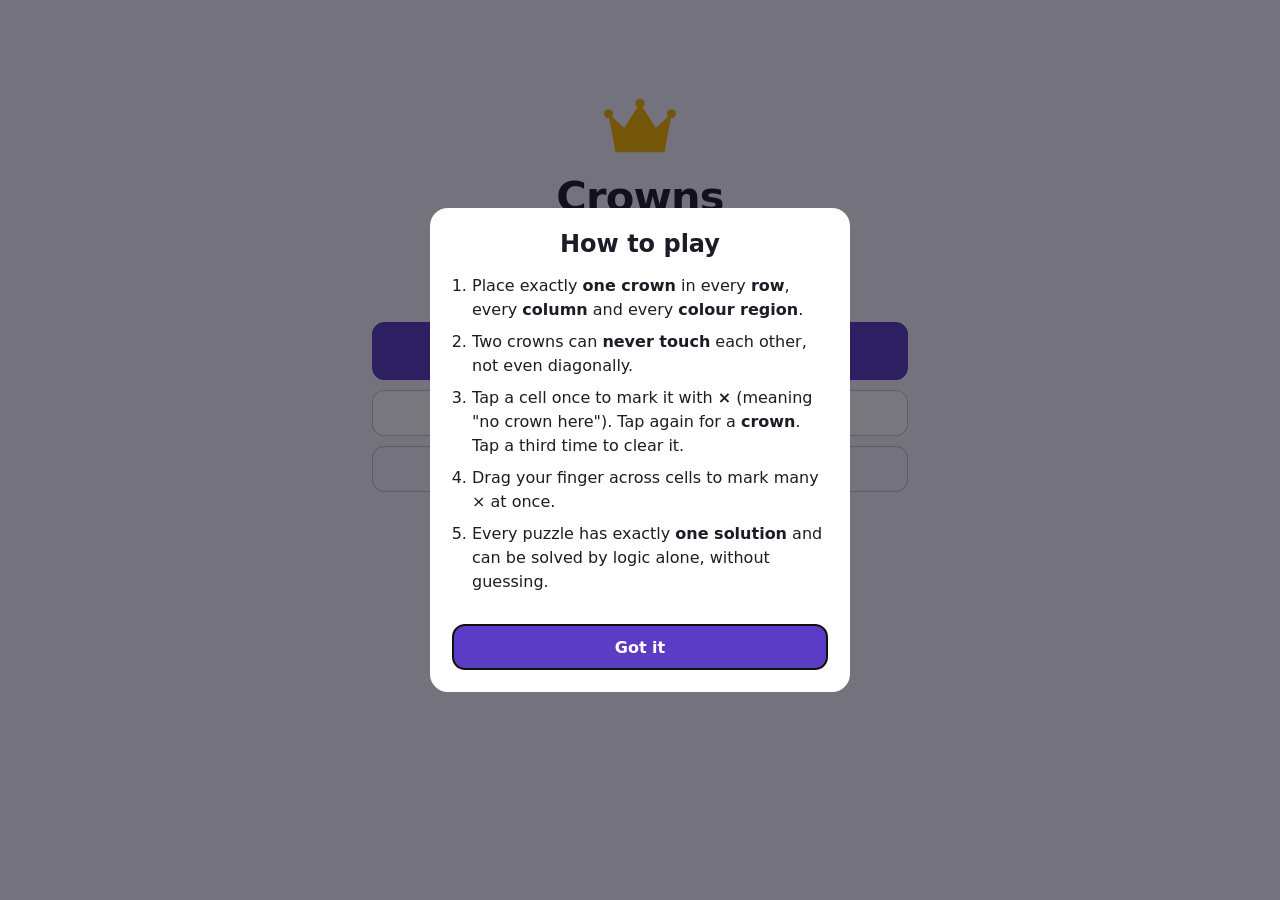
<file: app/index.html>
<!doctype html>
<html lang="en">
<head>
  <meta charset="utf-8">
  <meta name="viewport" content="width=device-width, initial-scale=1, viewport-fit=cover">
  <meta name="theme-color" content="#5b3cc4">
  <meta name="description" content="Crowns: endless queens logic puzzles. Works offline.">
  <title>Crowns</title>
  <link rel="manifest" href="manifest.webmanifest">
  <link rel="icon" href="icons/icon-192.png">
  <link rel="apple-touch-icon" href="icons/apple-touch-icon.png">
  <meta name="apple-mobile-web-app-capable" content="yes">
  <link rel="stylesheet" href="css/style.css">
</head>
<body>
  <!-- Reusable crown drawing, referenced with <use href="#crown"> -->
  <svg width="0" height="0" style="position:absolute" aria-hidden="true">
    <symbol id="crown" viewBox="0 0 24 24">
      <path d="M3 8.5l4.5 4L12 5.5l4.5 7L21 8.5l-2 11H5z" fill="currentColor"/>
      <circle cx="3" cy="8.5" r="1.3" fill="currentColor"/>
      <circle cx="12" cy="5.5" r="1.3" fill="currentColor"/>
      <circle cx="21" cy="8.5" r="1.3" fill="currentColor"/>
    </symbol>
  </svg>

  <main id="app">
    <!-- ============ HOME ============ -->
    <section id="screen-home" class="screen">
      <div class="hero">
        <svg class="logo" viewBox="0 0 24 24"><use href="#crown"/></svg>
        <h1>Crowns</h1>
        <p class="muted">One crown in every row, column and colour.</p>
      </div>
      <div class="stack">
        <button id="btn-continue" class="btn primary big" type="button">Play level 1</button>
        <a href="#/levels" class="btn">All levels</a>
        <div class="pair">
          <button id="btn-howto" class="btn ghost" type="button">How to play</button>
          <button id="btn-settings" class="btn ghost" type="button">Settings</button>
        </div>
      </div>
      <p id="home-stats" class="muted center"></p>
    </section>

    <!-- ============ LEVEL SELECT ============ -->
    <section id="screen-levels" class="screen">
      <header class="topbar">
        <a href="#/" class="icon-btn" aria-label="Back to home">&#8249;</a>
        <h2>Levels</h2>
        <span class="icon-btn" aria-hidden="true"></span>
      </header>
      <div id="level-grid" class="level-grid"></div>
      <div class="pager">
        <button id="pg-prev" class="btn ghost" type="button">&#8249; Prev</button>
        <span id="pg-label" class="muted"></span>
        <button id="pg-next" class="btn ghost" type="button">Next &#8250;</button>
      </div>
    </section>

    <!-- ============ GAME ============ -->
    <section id="screen-game" class="screen">
      <header class="topbar">
        <a href="#/levels" class="icon-btn" aria-label="Back to levels">&#8249;</a>
        <div class="title">
          <h2 id="game-title">Level 1</h2>
          <span id="game-sub" class="muted small"></span>
        </div>
        <span id="timer" class="timer">0:00</span>
      </header>
      <div id="board" class="board" role="grid" aria-label="Puzzle board"></div>
      <p id="message" class="message" aria-live="polite"></p>
      <div class="controls">
        <button id="btn-undo" class="btn" type="button">Undo</button>
        <button id="btn-clear" class="btn" type="button">Clear</button>
        <button id="btn-hint" class="btn" type="button">Hint</button>
      </div>
      <p class="muted small center">Tap once for &times;, twice for a crown. Drag to mark many &times;.</p>
    </section>
  </main>

  <!-- ============ DIALOGS ============ -->
  <dialog id="dlg-win">
    <svg class="logo small-logo" viewBox="0 0 24 24"><use href="#crown"/></svg>
    <h2>Solved!</h2>
    <p class="win-time" id="win-time">0:00</p>
    <p class="muted" id="win-extra"></p>
    <div class="stack">
      <button id="win-next" class="btn primary" type="button">Next level</button>
      <button id="win-levels" class="btn ghost" type="button">All levels</button>
    </div>
  </dialog>

  <dialog id="dlg-howto">
    <h2>How to play</h2>
    <ol class="rules">
      <li>Place exactly <b>one crown</b> in every <b>row</b>, every <b>column</b> and every <b>colour region</b>.</li>
      <li>Two crowns can <b>never touch</b> each other, not even diagonally.</li>
      <li>Tap a cell once to mark it with <b>&times;</b> (meaning "no crown here"). Tap again for a <b>crown</b>. Tap a third time to clear it.</li>
      <li>Drag your finger across cells to mark many &times; at once.</li>
      <li>Every puzzle has exactly <b>one solution</b> and can be solved by logic alone, without guessing.</li>
    </ol>
    <button class="btn primary" type="button" data-close>Got it</button>
  </dialog>

  <dialog id="dlg-settings">
    <h2>Settings</h2>
    <label class="toggle"><input type="checkbox" id="set-autoX"> Auto-mark &times; around crowns</label>
    <label class="toggle"><input type="checkbox" id="set-showConflicts"> Highlight mistakes</label>
    <label class="toggle"><input type="checkbox" id="set-showTimer"> Show timer</label>
    <button id="btn-reset" class="btn danger" type="button">Reset all progress</button>
    <p class="muted small"><span id="about"></span> <a href="privacy.html">Privacy</a></p>
    <button class="btn primary" type="button" data-close>Done</button>
  </dialog>

  <script src="js/engine.js"></script>
  <script src="js/storage.js"></script>
  <script src="js/app.js"></script>
</body>
</html>
</file>
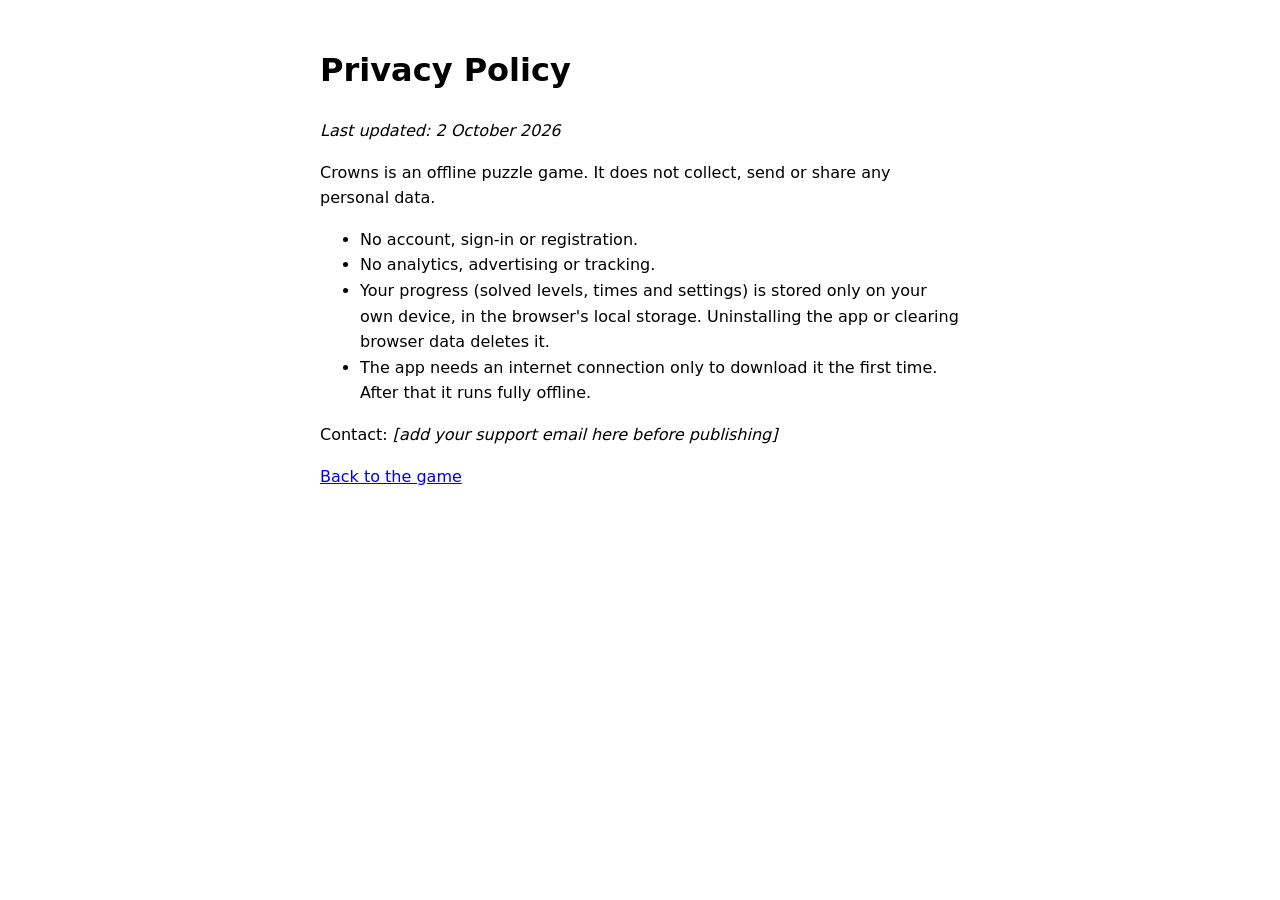
<file: app/privacy.html>
<!doctype html>
<html lang="en">
<head>
  <meta charset="utf-8">
  <meta name="viewport" content="width=device-width, initial-scale=1">
  <title>Crowns – Privacy Policy</title>
  <style>
    body { font-family: system-ui, sans-serif; max-width: 640px; margin: 0 auto; padding: 24px 16px; line-height: 1.6; }
  </style>
</head>
<body>
  <h1>Privacy Policy</h1>
  <p><i>Last updated: 2 October 2026</i></p>
  <p>Crowns is an offline puzzle game. It does not collect, send or share any personal data.</p>
  <ul>
    <li>No account, sign-in or registration.</li>
    <li>No analytics, advertising or tracking.</li>
    <li>Your progress (solved levels, times and settings) is stored only on your own device, in the browser's local storage. Uninstalling the app or clearing browser data deletes it.</li>
    <li>The app needs an internet connection only to download it the first time. After that it runs fully offline.</li>
  </ul>
  <p>Contact: <i>[add your support email here before publishing]</i></p>
  <p><a href="./">Back to the game</a></p>
</body>
</html>
</file>
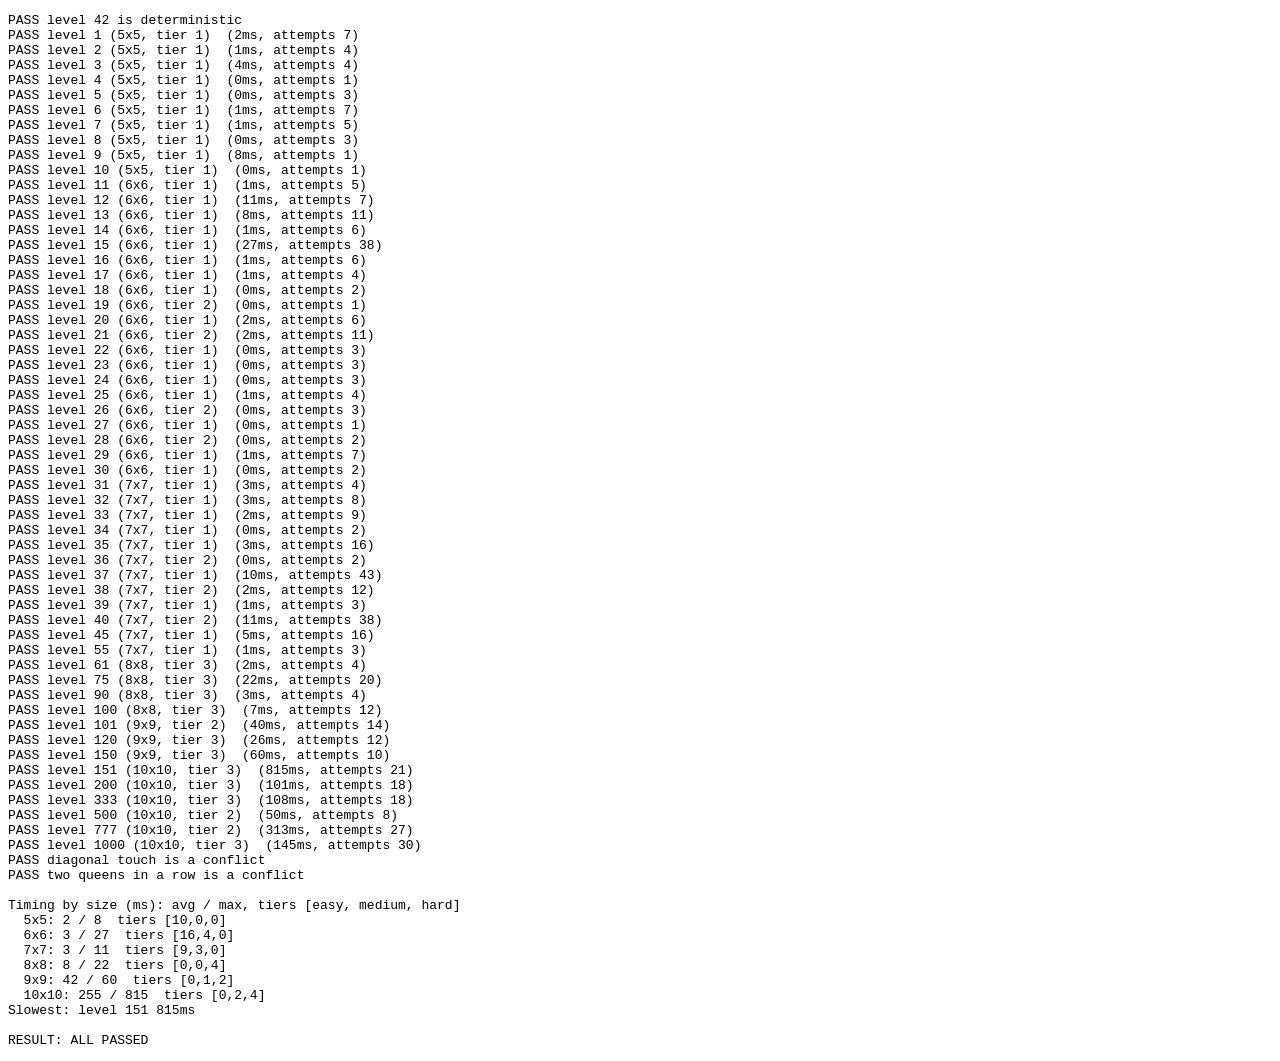
<file: tests/engine.test.html>
<!doctype html>
<!--
  Engine tests. Open this file in any browser (double-click) and read the report,
  or run it headless from a terminal - see docs/BUILD_JOURNAL.md, "Running the tests".
-->
<html>
<head><meta charset="utf-8"><title>Engine tests</title></head>
<body>
<pre id="out">running...</pre>
<script src="../app/js/engine.js"></script>
<script>
(function () {
  var E = window.QueensEngine;
  var lines = [], failures = 0;
  function check(name, ok, detail) {
    if (!ok) failures++;
    lines.push((ok ? 'PASS ' : 'FAIL ') + name + (detail ? '  (' + detail + ')' : ''));
  }

  // 1. Determinism: same level -> identical puzzle.
  var a = E.generateLevel(42), b = E.generateLevel(42);
  check('level 42 is deterministic', a.regions.join() === b.regions.join() && a.solution.join() === b.solution.join());

  // 2. Generate a sample of levels from every size band and verify each one.
  var sample = [];
  for (var l = 1; l <= 40; l++) sample.push(l);
  [45, 55, 61, 75, 90, 100, 101, 120, 150, 151, 200, 333, 500, 777, 1000].forEach(function (x) { sample.push(x); });

  var stats = {}, worst = { ms: 0 };
  sample.forEach(function (level) {
    var t0 = performance.now();
    var p = E.generateLevel(level);
    var ms = performance.now() - t0;
    var n = p.size, info = E.levelInfo(level);
    var problems = [];

    if (n !== info.size) problems.push('wrong size');
    var counts = new Array(n).fill(0);
    p.regions.forEach(function (g) { counts[g]++; });
    if (counts.some(function (c) { return c === 0; })) problems.push('empty region');
    if (E.countSolutions(n, p.regions, 2) !== 1) problems.push('not unique');
    var sol = E.solveAll(n, p.regions, 1)[0];
    if (sol.join() !== p.solution.join()) problems.push('stored solution mismatch');
    if (!E.logicSolve(n, p.regions).solved) problems.push('needs guessing');

    // The stored solution must pass the same checks the UI uses to detect a win.
    var cells = new Uint8Array(n * n);
    p.solution.forEach(function (c, r) { cells[r * n + c] = 2; });
    if (!E.analyze(n, p.regions, cells).solved) problems.push('analyze() rejects solution');

    check('level ' + level + ' (' + n + 'x' + n + ', tier ' + p.tier + ')', !problems.length,
      problems.join(', ') + (problems.length ? '; ' : '') + ms.toFixed(0) + 'ms, attempts ' + p.attempts);

    var k = n + 'x' + n;
    stats[k] = stats[k] || { count: 0, total: 0, max: 0, tiers: [0, 0, 0, 0] };
    stats[k].count++; stats[k].total += ms; stats[k].max = Math.max(stats[k].max, ms); stats[k].tiers[p.tier]++;
    if (ms > worst.ms) worst = { ms: ms, level: level };
  });

  // 3. analyze() should catch touching queens and doubled rows.
  var p1 = E.generateLevel(1), n1 = p1.size, c1 = new Uint8Array(n1 * n1);
  c1[0] = 2; c1[n1 + 1] = 2; // (0,0) and (1,1) touch diagonally
  var res = E.analyze(n1, p1.regions, c1);
  check('diagonal touch is a conflict', res.conflictQueen[0] === 1 && res.conflictQueen[n1 + 1] === 1);
  c1 = new Uint8Array(n1 * n1); c1[0] = 2; c1[3] = 2;
  check('two queens in a row is a conflict', E.analyze(n1, p1.regions, c1).conflictQueen[0] === 1);

  lines.push('');
  lines.push('Timing by size (ms): avg / max, tiers [easy, medium, hard]');
  Object.keys(stats).forEach(function (k) {
    var s = stats[k];
    lines.push('  ' + k + ': ' + (s.total / s.count).toFixed(0) + ' / ' + s.max.toFixed(0) + '  tiers ' + JSON.stringify(s.tiers.slice(1)));
  });
  lines.push('Slowest: level ' + worst.level + ' ' + worst.ms.toFixed(0) + 'ms');
  lines.push('');
  lines.push(failures ? 'RESULT: ' + failures + ' FAILURE(S)' : 'RESULT: ALL PASSED');
  document.getElementById('out').textContent = lines.join('\n');
})();
</script>
</body>
</html>
</file>
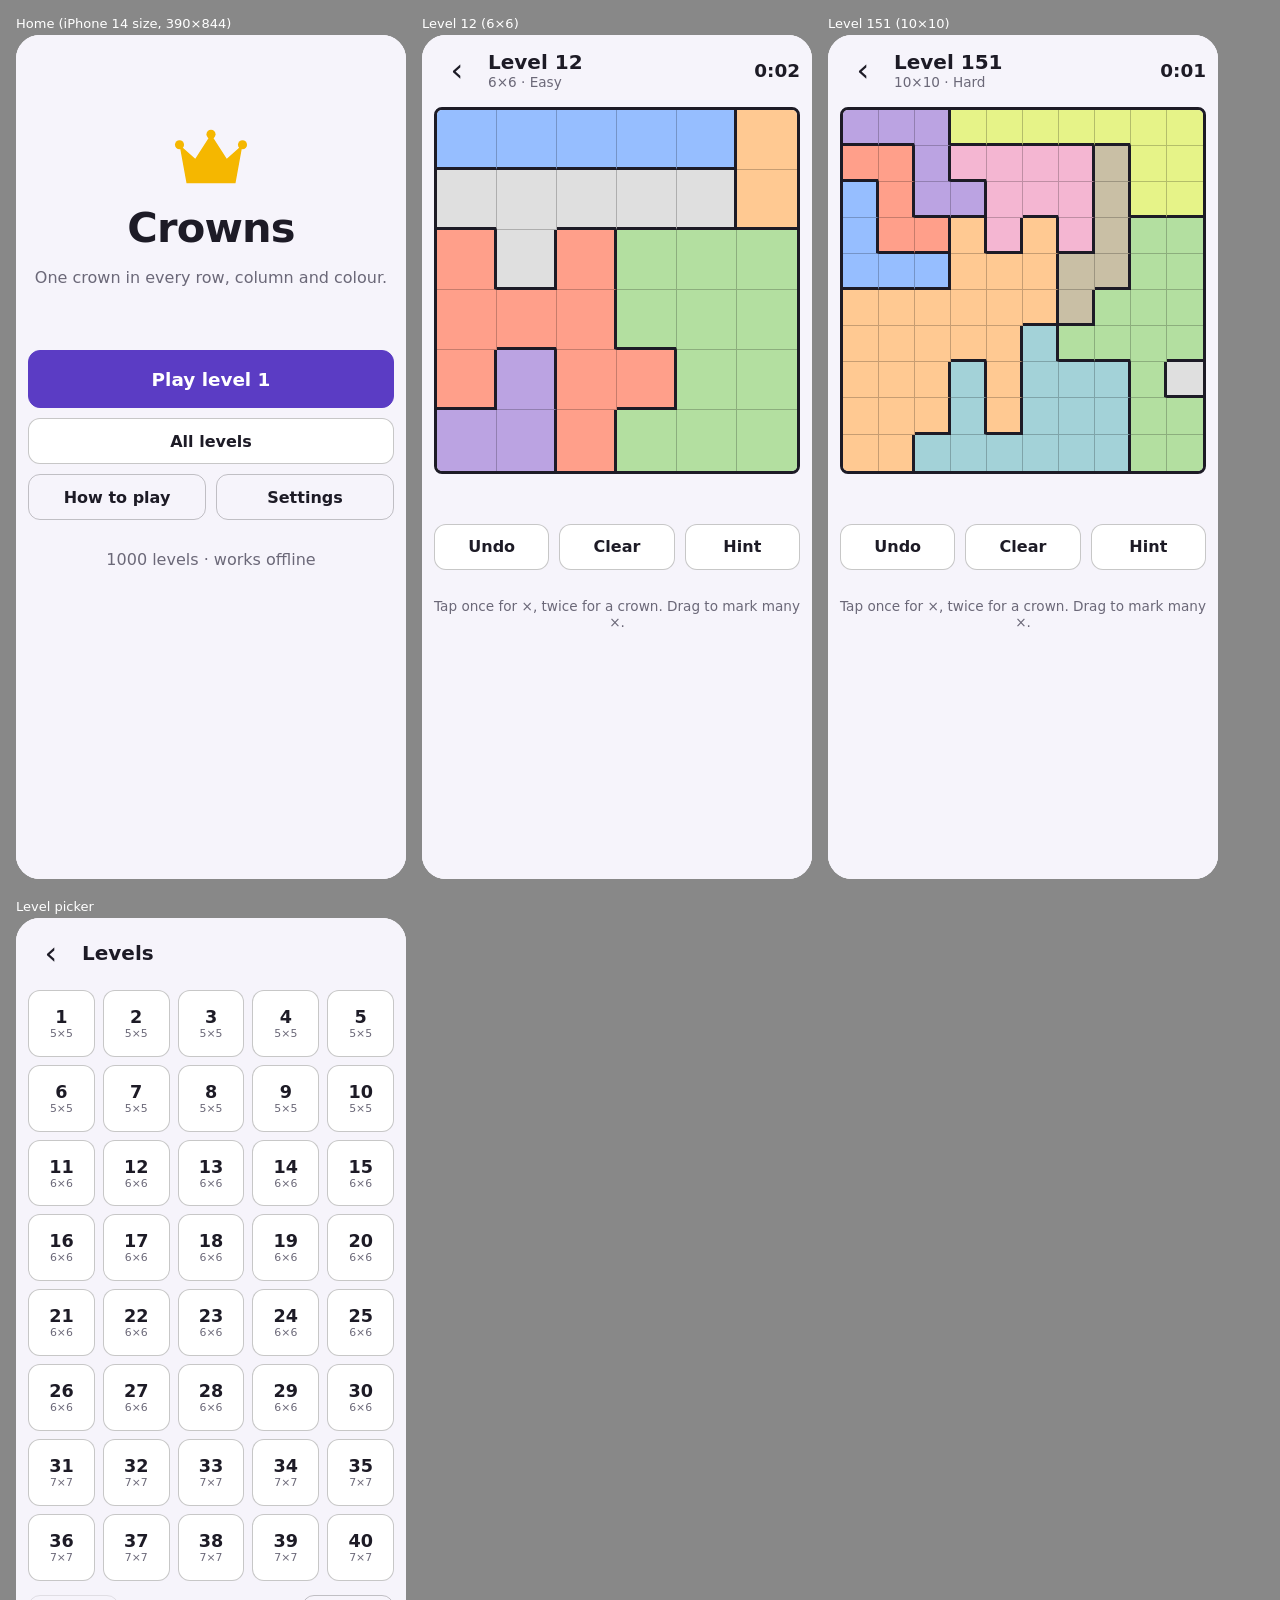
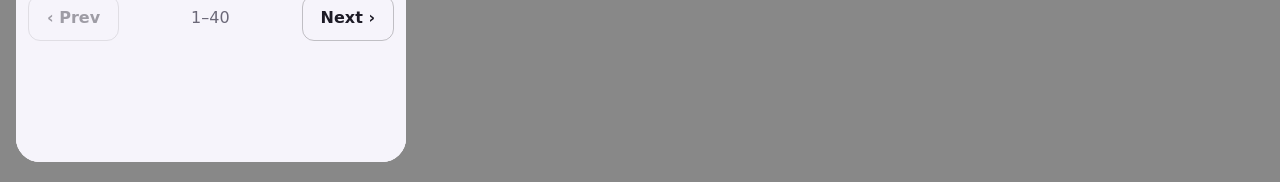
<file: tests/phone-preview.html>
<!doctype html>
<!--
  Shows the app inside phone-sized frames, side by side, so you can check the
  layout on a laptop. Double-click to open. Each frame is a live, playable app.
  Add more frames by copying an <iframe> line and changing the #/... part.
-->
<html>
<head>
<meta charset="utf-8">
<title>Phone preview</title>
<style>
  body { margin: 0; padding: 16px; background: #888; font-family: system-ui, sans-serif; }
  .row { display: flex; gap: 16px; flex-wrap: wrap; }
  figure { margin: 0; }
  figcaption { color: #fff; font-size: 13px; margin-bottom: 4px; }
  iframe { width: 390px; height: 844px; border: 0; border-radius: 24px; background: #fff; }
</style>
</head>
<body>
<div class="row">
  <figure><figcaption>Home (iPhone 14 size, 390×844)</figcaption><iframe src="../app/index.html#/"></iframe></figure>
  <figure><figcaption>Level 12 (6×6)</figcaption><iframe src="../app/index.html#/play/12"></iframe></figure>
  <figure><figcaption>Level 151 (10×10)</figcaption><iframe src="../app/index.html#/play/151"></iframe></figure>
  <figure><figcaption>Level picker</figcaption><iframe src="../app/index.html#/levels"></iframe></figure>
</div>
</body>
</html>
</file>
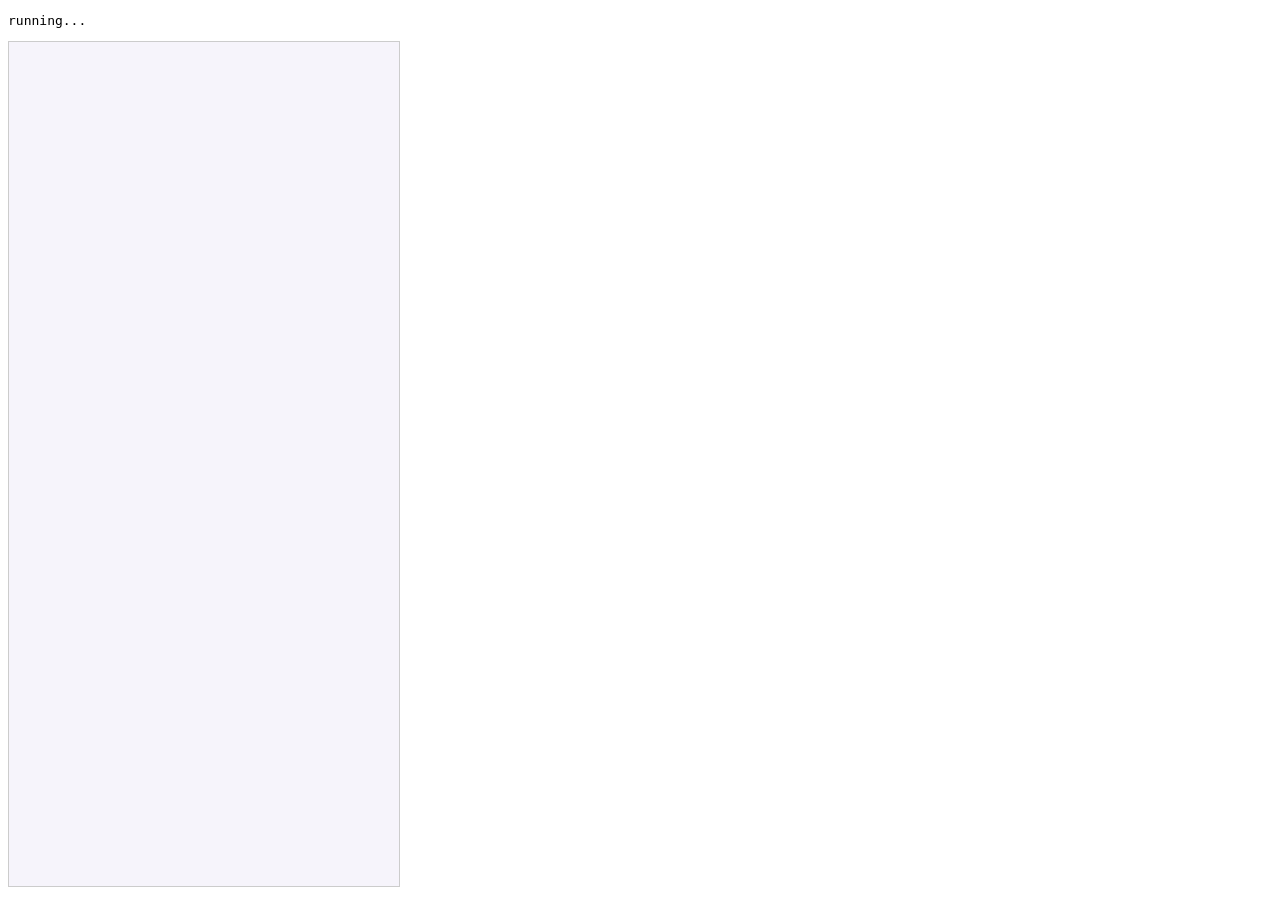
<file: tests/ui.test.html>
<!doctype html>
<!--
  Automated gameplay test. Loads the real app in an iframe and plays it with
  simulated taps and drags. Must be opened through a local web server
  (http://127.0.0.1:8765/tests/ui.test.html) - see docs/BUILD_JOURNAL.md.
-->
<html>
<head><meta charset="utf-8"><title>UI tests</title></head>
<body>
<pre id="out">running...</pre>
<iframe id="f" style="width:390px;height:844px;border:1px solid #ccc"></iframe>
<script>
(async function () {
  var lines = [], failures = 0;
  function check(name, ok, detail) {
    if (!ok) failures++;
    lines.push((ok ? 'PASS ' : 'FAIL ') + name + (detail ? '  (' + detail + ')' : ''));
  }
  function wait(ms) { return new Promise(function (r) { setTimeout(r, ms); }); }
  var frame = document.getElementById('f');

  function load(hash) {
    return new Promise(function (resolve) {
      frame.onload = function () { setTimeout(resolve, 300); };
      frame.src = '../app/index.html?t=' + Date.now() + hash;
    });
  }
  function W() { return frame.contentWindow; }
  function D() { return frame.contentDocument; }
  function cellEl(i) { return D().getElementById('board').children[i]; }
  function center(i) {
    var r = cellEl(i).getBoundingClientRect();
    return { x: r.left + r.width / 2, y: r.top + r.height / 2 };
  }
  function fire(type, i) {
    var p = center(i);
    D().getElementById('board').dispatchEvent(new (W().PointerEvent)(type, {
      bubbles: true, cancelable: true, pointerId: 1, button: 0, clientX: p.x, clientY: p.y
    }));
  }
  function tap(i) { fire('pointerdown', i); fire('pointerup', i); }
  function drag(cells) {
    fire('pointerdown', cells[0]);
    cells.slice(1).forEach(function (i) { fire('pointermove', i); });
    fire('pointerup', cells[cells.length - 1]);
  }
  function save() { return JSON.parse(W().localStorage.getItem('crowns.save.v1') || '{}'); }

  try {
    // Fresh start, tutorial already seen.
    localStorage.clear();
    localStorage.setItem('crowns.seenHowTo', '1');

    // --- Home screen
    await load('#/');
    check('home screen visible', D().getElementById('screen-home').classList.contains('active'));
    check('continue button says level 1', /level 1$/.test(D().getElementById('btn-continue').textContent));

    // --- Tap cycle on level 3
    await load('#/play/3');
    var E = W().QueensEngine, p = E.generateLevel(3), n = p.size;
    check('board has n*n cells', D().getElementById('board').children.length === n * n);
    tap(0);
    check('1 tap -> X mark', !!cellEl(0).querySelector('.ic.x:not(.auto)'));
    tap(0);
    check('2 taps -> crown', !!cellEl(0).querySelector('.ic.q'));
    check('auto-X appears next to crown', !!cellEl(1).querySelector('.ic.x.auto'));
    tap(0);
    check('3 taps -> empty', cellEl(0).innerHTML === '');

    // --- Conflict highlighting: two crowns touching diagonally
    tap(0); tap(0); tap(n + 1); tap(n + 1);
    check('touching crowns flagged red', cellEl(0).classList.contains('conflict') && cellEl(n + 1).classList.contains('conflict'));
    D().getElementById('btn-undo').click();
    check('undo removes last change', !cellEl(n + 1).querySelector('.ic.q') && !cellEl(0).classList.contains('conflict'));
    D().getElementById('btn-clear').click();
    check('clear empties board', Array.prototype.every.call(D().getElementById('board').children, function (c) { return c.innerHTML === ''; }));

    // --- Drag marks several cells, and undo reverts the whole drag at once
    drag([0, 1, 2]);
    check('drag marks 3 cells', [0, 1, 2].every(function (i) { return !!cellEl(i).querySelector('.ic.x'); }));
    D().getElementById('btn-undo').click();
    check('undo reverts whole drag', [0, 1, 2].every(function (i) { return cellEl(i).innerHTML === ''; }));

    // --- Progress survives a reload
    tap(0);
    await wait(50);
    await load('#/play/3');
    check('progress restored after reload', !!cellEl(0).querySelector('.ic.x'), JSON.stringify(save().progress));

    // --- Solve it
    D().getElementById('btn-clear').click();
    p.solution.forEach(function (c, r) { tap(r * n + c); tap(r * n + c); });
    await wait(900);
    check('win dialog opens', D().getElementById('dlg-win').open);
    var s = save();
    check('level saved as solved', !!(s.solved && s.solved['3']), JSON.stringify(s.solved));
    check('in-progress entry removed', !(s.progress && s.progress['3']));

    // --- Next level button
    D().getElementById('win-next').click();
    await wait(300);
    check('next level opens level 4', W().location.hash === '#/play/4' && D().getElementById('game-title').textContent === 'Level 4');

    // --- Hint places a correct crown
    D().getElementById('btn-hint').click();
    var p4 = E.generateLevel(4), n4 = p4.size;
    var hinted = p4.solution.some(function (c, r) { return !!cellEl(r * n4 + c).querySelector('.ic.q'); });
    check('hint places a correct crown', hinted);

    // --- Level select shows level 3 as solved
    await load('#/levels');
    var tile = D().querySelectorAll('.level-tile')[2];
    check('level 3 tile marked solved', tile.classList.contains('solved'));

    // --- Service worker (offline support)
    var reg = await W().navigator.serviceWorker.getRegistration();
    if (!reg) { await wait(1500); reg = await W().navigator.serviceWorker.getRegistration(); }
    check('service worker registered', !!reg);
    var keys = await W().caches.keys();
    check('offline cache created', keys.indexOf('crowns-v1') >= 0, keys.join(','));
  } catch (e) {
    failures++;
    lines.push('ERROR ' + e.message + '\n' + e.stack);
  }
  lines.push('');
  lines.push(failures ? 'RESULT: ' + failures + ' FAILURE(S)' : 'RESULT: ALL PASSED');
  document.getElementById('out').textContent = lines.join('\n');
})();
</script>
</body>
</html>
</file>
<file: app/css/style.css>
/* style.css — all visuals. Mobile-first: designed for a phone, scales up to desktop. */

:root {
  --bg: #f6f4fb;
  --surface: #ffffff;
  --text: #1d1b26;
  --muted: #6b6878;
  --accent: #5b3cc4;
  --accent-text: #ffffff;
  --line: rgba(0, 0, 0, 0.22);
  --line-strong: #1d1b26;
  --danger: #c62828;
  --gold: #f5b700;

  /* Region colours (pastels so dark crowns stay readable). Index = region id. */
  --r0: #bba3e2; --r1: #ffc992; --r2: #96beff; --r3: #b3dfa0; --r4: #dfdfdf;
  --r5: #ff9f8a; --r6: #e6f388; --r7: #c9bfa5; --r8: #a3d2d8; --r9: #f4b6d2;

  --board: min(94vw, 520px, calc(100vh - 250px));
  color-scheme: light;
}

@media (prefers-color-scheme: dark) {
  :root {
    --bg: #15131c;
    --surface: #221f2c;
    --text: #f1eff7;
    --muted: #a6a2b5;
    --accent: #8f74f0;
    --line-strong: #0b0a0f;
    color-scheme: dark;
  }
}

* { box-sizing: border-box; }

html, body {
  margin: 0;
  background: var(--bg);
  color: var(--text);
  font-family: system-ui, -apple-system, "Segoe UI", Roboto, sans-serif;
  -webkit-tap-highlight-color: transparent;
}

#app {
  max-width: 560px;
  margin: 0 auto;
  padding: max(12px, env(safe-area-inset-top)) 12px max(16px, env(safe-area-inset-bottom));
  min-height: 100vh;
}

h1, h2 { margin: 0; }
.muted { color: var(--muted); }
.small { font-size: 0.85rem; }
.center { text-align: center; }

/* ---------- screens: only the .active one is visible ---------- */
.screen { display: none; }
.screen.active { display: flex; flex-direction: column; gap: 14px; }

/* ---------- buttons ---------- */
.btn {
  display: inline-flex; align-items: center; justify-content: center;
  min-height: 46px; padding: 0 18px;
  border: 1.5px solid var(--line); border-radius: 12px;
  background: var(--surface); color: var(--text);
  font: inherit; font-weight: 600; text-decoration: none;
  cursor: pointer; user-select: none;
}
.btn:active { transform: scale(0.97); }
.btn:disabled { opacity: 0.4; cursor: default; }
.btn.primary { background: var(--accent); border-color: var(--accent); color: var(--accent-text); }
.btn.ghost { background: transparent; }
.btn.danger { color: var(--danger); border-color: var(--danger); background: transparent; }
.btn.big { min-height: 58px; font-size: 1.15rem; }

.stack { display: flex; flex-direction: column; gap: 10px; }
.pair { display: grid; grid-template-columns: 1fr 1fr; gap: 10px; }

/* ---------- home ---------- */
.hero { text-align: center; padding: 8vh 0 4vh; }
.hero h1 { font-size: 2.6rem; letter-spacing: -0.02em; }
.logo { width: 84px; height: 84px; color: var(--gold); }
.small-logo { width: 56px; height: 56px; }

/* ---------- top bar ---------- */
.topbar { display: grid; grid-template-columns: 46px 1fr auto; align-items: center; gap: 8px; }
.topbar h2 { font-size: 1.25rem; }
.topbar .title { display: flex; flex-direction: column; }
.icon-btn {
  width: 46px; height: 46px; display: inline-flex; align-items: center; justify-content: center;
  font-size: 2rem; line-height: 1; color: var(--text); text-decoration: none; border-radius: 12px;
}
.timer { font-variant-numeric: tabular-nums; font-weight: 700; font-size: 1.15rem; min-width: 46px; text-align: right; }

/* ---------- level select ---------- */
.level-grid { display: grid; grid-template-columns: repeat(5, 1fr); gap: 8px; }
.level-tile {
  aspect-ratio: 1; display: flex; flex-direction: column; align-items: center; justify-content: center;
  border-radius: 12px; background: var(--surface); border: 1.5px solid var(--line);
  color: var(--text); text-decoration: none;
}
.level-tile .num { font-weight: 700; font-size: 1.1rem; }
.level-tile .meta { font-size: 0.68rem; color: var(--muted); }
.level-tile.started { border-color: var(--accent); }
.level-tile.solved { background: var(--accent); border-color: var(--accent); }
.level-tile.solved .num, .level-tile.solved .meta { color: var(--accent-text); }
.pager { display: flex; align-items: center; justify-content: space-between; }

/* ---------- board ---------- */
.board {
  --n: 5;
  align-self: center;
  width: var(--board); height: var(--board);
  display: grid;
  grid-template-columns: repeat(var(--n), minmax(0, 1fr));
  grid-template-rows: repeat(var(--n), minmax(0, 1fr));
  border: 3px solid var(--line-strong); border-radius: 8px; overflow: hidden;
  touch-action: none;           /* our own drag handling instead of page scrolling */
  user-select: none; -webkit-user-select: none;
  transition: box-shadow 0.4s;
}
.board.won { box-shadow: 0 0 0 4px var(--gold), 0 0 30px var(--gold); }

.cell {
  position: relative;
  display: flex; align-items: center; justify-content: center;
  border-right: 1px solid var(--line);
  border-bottom: 1px solid var(--line);
  cursor: pointer;
  color: #1d1b26;  /* cells are always pastel, so always dark ink */
}
.cell.br { border-right: 3px solid var(--line-strong); }   /* region boundary on the right */
.cell.bb { border-bottom: 3px solid var(--line-strong); }  /* region boundary below */
.cell.lc { border-right: 0; }
.cell.lr { border-bottom: 0; }

.ic { width: 62%; height: 62%; pointer-events: none; }
.ic.x { width: 34%; height: 34%; stroke: currentColor; stroke-width: 3; stroke-linecap: round; fill: none; }
.ic.x.auto { opacity: 0.35; }
.cell.conflict .ic.q { color: var(--danger); }
.cell.bad::after {
  content: ""; position: absolute; inset: 0; pointer-events: none;
  background: repeating-linear-gradient(45deg, rgba(198, 40, 40, 0.28) 0 4px, transparent 4px 10px);
}
.cell.flash { animation: flash 0.8s ease-in-out 2; }
@keyframes flash { 50% { box-shadow: inset 0 0 0 4px var(--accent); } }

.message { min-height: 1.4em; margin: 0; text-align: center; font-weight: 600; }
.controls { display: grid; grid-template-columns: repeat(3, 1fr); gap: 10px; }

/* ---------- dialogs ---------- */
dialog {
  width: min(92vw, 420px);
  border: 0; border-radius: 18px; padding: 22px;
  background: var(--surface); color: var(--text);
  text-align: center;
}
dialog::backdrop { background: rgba(10, 8, 20, 0.55); }
dialog h2 { margin-bottom: 8px; }
dialog .stack, dialog > .btn { margin-top: 14px; width: 100%; }
.win-time { font-size: 2.4rem; font-weight: 800; margin: 4px 0; font-variant-numeric: tabular-nums; }
.rules { text-align: left; padding-left: 20px; line-height: 1.5; }
.rules li { margin-bottom: 8px; }
.toggle { display: flex; align-items: center; gap: 10px; text-align: left; padding: 10px 0; font-weight: 500; }
.toggle input { width: 22px; height: 22px; accent-color: var(--accent); }
#btn-reset { margin-top: 10px; width: 100%; }
</file>
